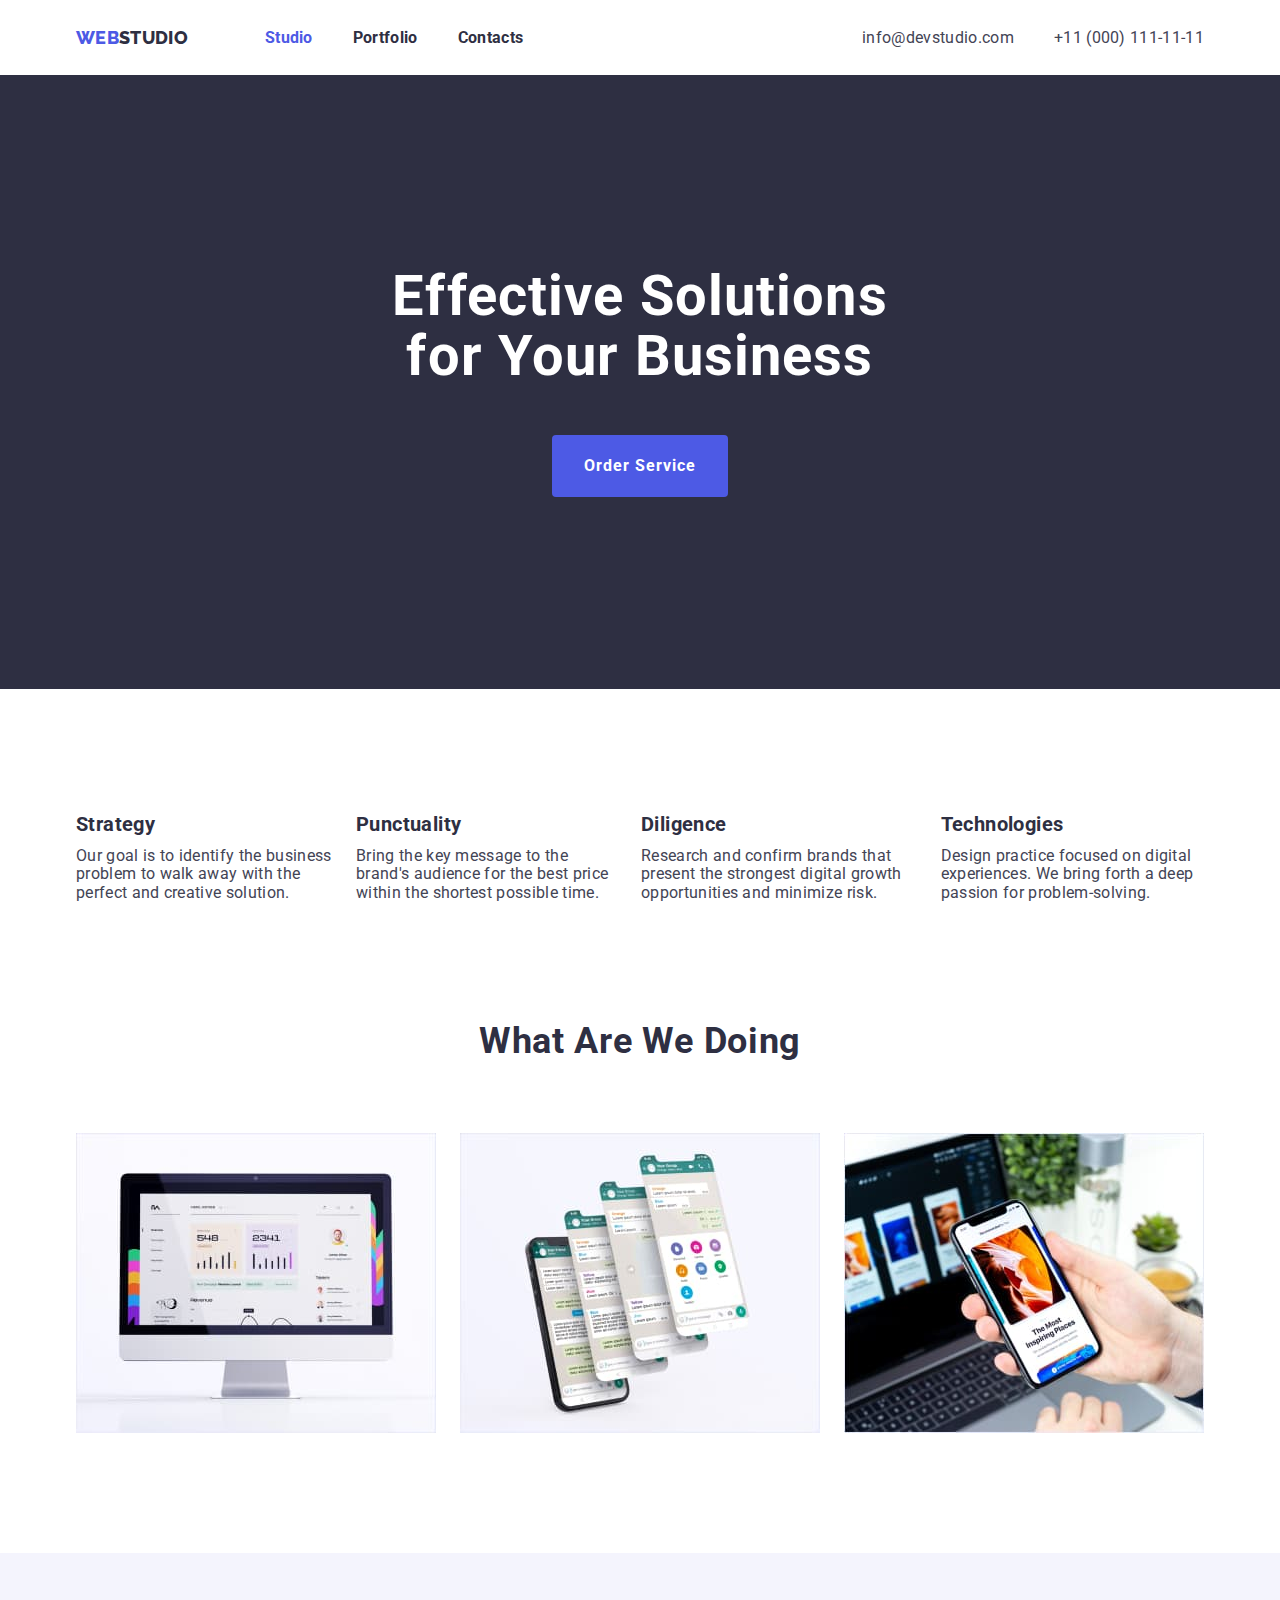
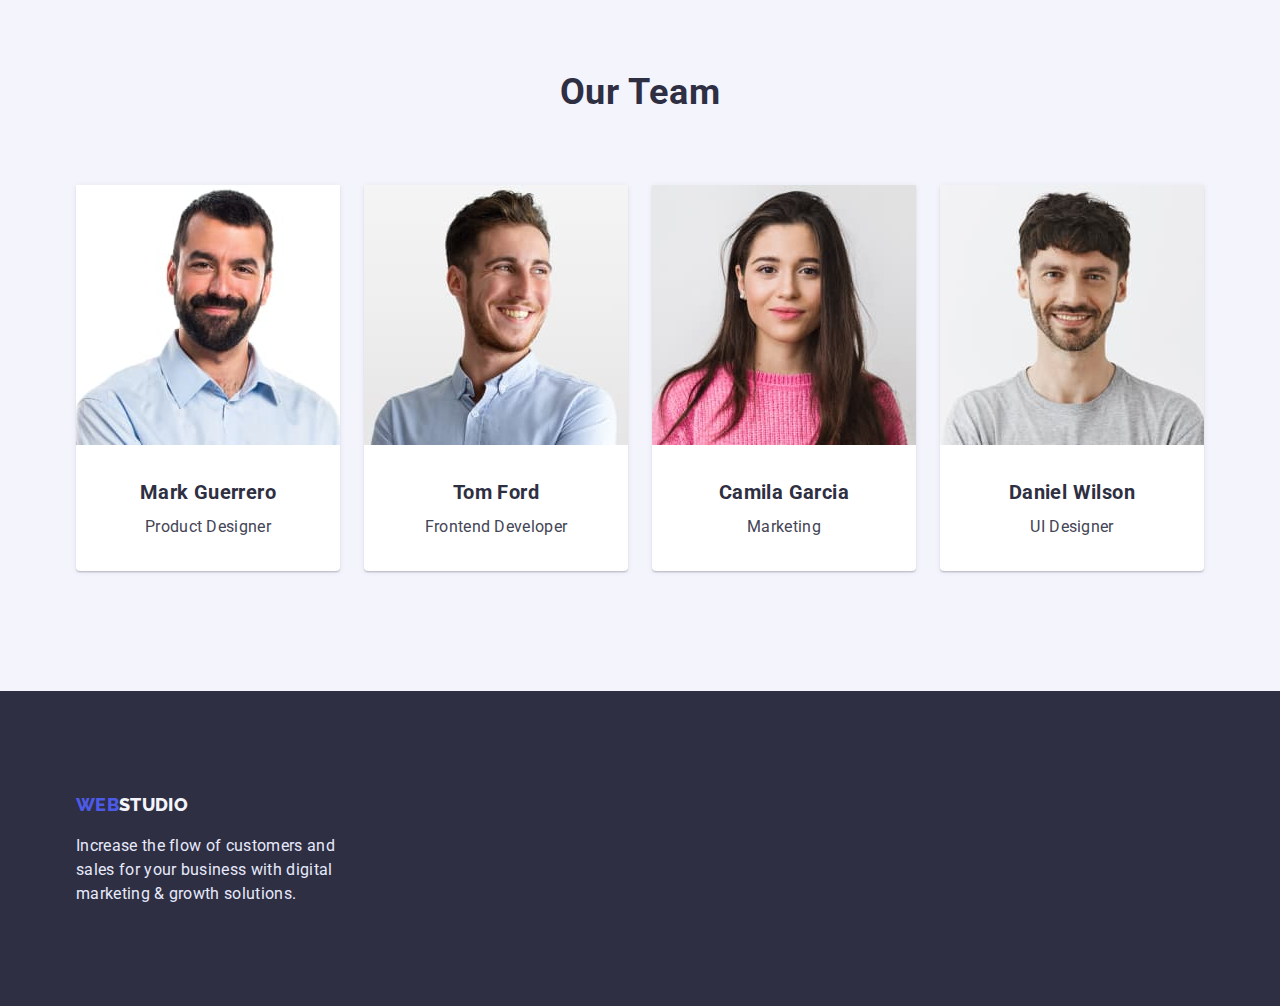
<file: index.html>
<!DOCTYPE html>
<html lang="en">
  <head>
    <meta charset="UTF-8">
    <meta http-equiv="X-UA-Compatible" content="IE=edge">
    <meta name="viewport" content="width=device-width, initial-scale=1.0">
    <title>WebStudio</title>
    <link rel="stylesheet" href="./css/modern-normalize.css">
    <link rel="stylesheet" href="https://cdnjs.cloudflare.com/ajax/libs/modern-normalize/1.1.0/modern-normalize.min.css" integrity="sha512-wpPYUAdjBVSE4KJnH1VR1HeZfpl1ub8YT/NKx4PuQ5NmX2tKuGu6U/JRp5y+Y8XG2tV+wKQpNHVUX03MfMFn9Q==" crossorigin="anonymous" referrerpolicy="no-referrer" />
    <link rel="stylesheet" href="./css/styles.css">
    <link rel="preconnect" href="https://fonts.googleapis.com">
    <link rel="preconnect" href="https://fonts.gstatic.com" crossorigin>
    <link href="https://fonts.googleapis.com/css2?family=Raleway:wght@800&family=Roboto:wght@400;500;700;900&display=swap" rel="stylesheet">
  </head>
  <body>
    <header class="head-main">
      <!-- logo site -->
      <div class="container top-line">
        <a href="./index.html" class="logo"><span class="logoweb">Web</span>Studio</a>
        <!-- navigation -->
      <nav class="nav-list-site">
        <ul class="nav-site" >
          <li class="pages-nav"><a class="link-nav current" href="./index.html">Studio</a></li>
          <li class="pages-nav"><a class="link-nav" href="./portfolio.html">Portfolio</a></li>
          <li class="pages-nav"><a class="link-nav" href="#">Contacts</a></li>
        </ul>
      </nav>
      <ul class="nav-contacts">
        <li class="connection"><a class="contacts mail" href="mailto:info@devstudio.com">info@devstudio.com</a></li>
        <li class="connection"><a class="contacts tel" href="tell:+110001111111">+11 (000) 111-11-11</a></li>
      </ul>
      </div>
    </header>
    <main>
      <!-- button -->
      <section class="hero">
        <div class="container">
          <h1 class="title-but">Effective Solutions for Your Business</h1>
          <button type="button" class="order-button">Order Service</button>
        </div>
      </section>
      <!-- features -->
      <section class="features-list">
        <div class="container">
          <h2 class="visually-hidden">our features</h2>
        <ul class="basic-list-features">
          <li class="text-features">
            <h3 class="subsection-title">Strategy</h3>
            <p>
              Our goal is to identify the business problem to walk away with the
              perfect and creative solution.
            </p>
          </li>
          <li class="text-features">
            <h3 class="subsection-title">Punctuality</h3>
            <p>
              Bring the key message to the brand's audience for the best price
              within the shortest possible time.
            </p>
          </li>
          <li class="text-features">
            <h3 class="subsection-title">Diligence</h3>
            <p>
              Research and confirm brands that present the strongest digital
              growth opportunities and minimize risk.
            </p>
          </li>
          <li class="text-features">
            <h3 class="subsection-title">Technologies</h3>
            <p>
              Design practice focused on digital experiences. We bring forth a
              deep passion for problem-solving.
            </p>
          </li>
        </ul>
        </div>
      </section>
      <section class="doing">
       <div class="container">
        <h2 class="second-title">What are we doing</h2>
        <ul class="samples">
          <li class="item-samples">
            <img 
            src="./images/comp.jpg" 
            alt="comp" 
            width="360" 
            height="300" 
            />
          </li>
          <li class="item-samples">
            <img
              src="./images/teleph.jpg"
              alt="telephone"
              width="360"
              height="300"
            />
          </li>
          <li class="item-samples">
            <img
              src="./images/telcomp.jpg"
              alt="computer and telephone"
              width="360"
              height="300"
            />
          </li>
        </ul>
       </div>
      </section>
      <section class="team">
        <div class="container">
          <h2 class="second-title">Our Team</h2>
        <ul class="our-team">
          <li class="member">
            <img
              src="./images/mark.jpg"
              alt="Mark Guerrero"
              width="264"
              height="260"
            />
            <div class="container-member">
              <h3 class="subsection-title team-name">Mark Guerrero</h3>
              <p class="our-work team-name">Product Designer</p>
            </div>
          </li>
          <li class="member">
            <img
              src="./images/tom.jpg"
              alt="Tom Ford"
              width="264"
              height="260"
            />
            <div class="container-member">
              <h3 class="subsection-title team-name">Tom Ford</h3>
              <p class="our-work team-name">Frontend Developer</p>
            </div>
          </li>
          <li class="member">
            <img
              src="./images/camila.jpg"
              alt="Camila Garcia"
              width="264"
              height="260"
            />
            <div class="container-member">
              <h3 class="subsection-title team-name">Camila Garcia</h3>
              <p class="our-work team-name">Marketing</p>
            </div>
          </li>
          <li class="member">
            <img
              src="./images/daniel.jpg"
              alt="Daniel Wilson"
              width="264"
              height="260"
            />
            <div class="container-member">
              <h3 class="subsection-title team-name">Daniel Wilson</h3>
              <p class="our-work team-name">UI Designer</p>
            </div>
          </li>
        </ul>
        </div>
      </section>
    </main>
    <footer class="footer">
      <div class="container footer-container">
        <a href="./index.html" class="logo-footer"><span class="logo-back">Web</span>Studio</a>
        <p class="down">
          Increase the flow of customers and sales for your business with digital
          marketing & growth solutions.
        </p></div>
    </footer>
  </body>
</html>
</file>
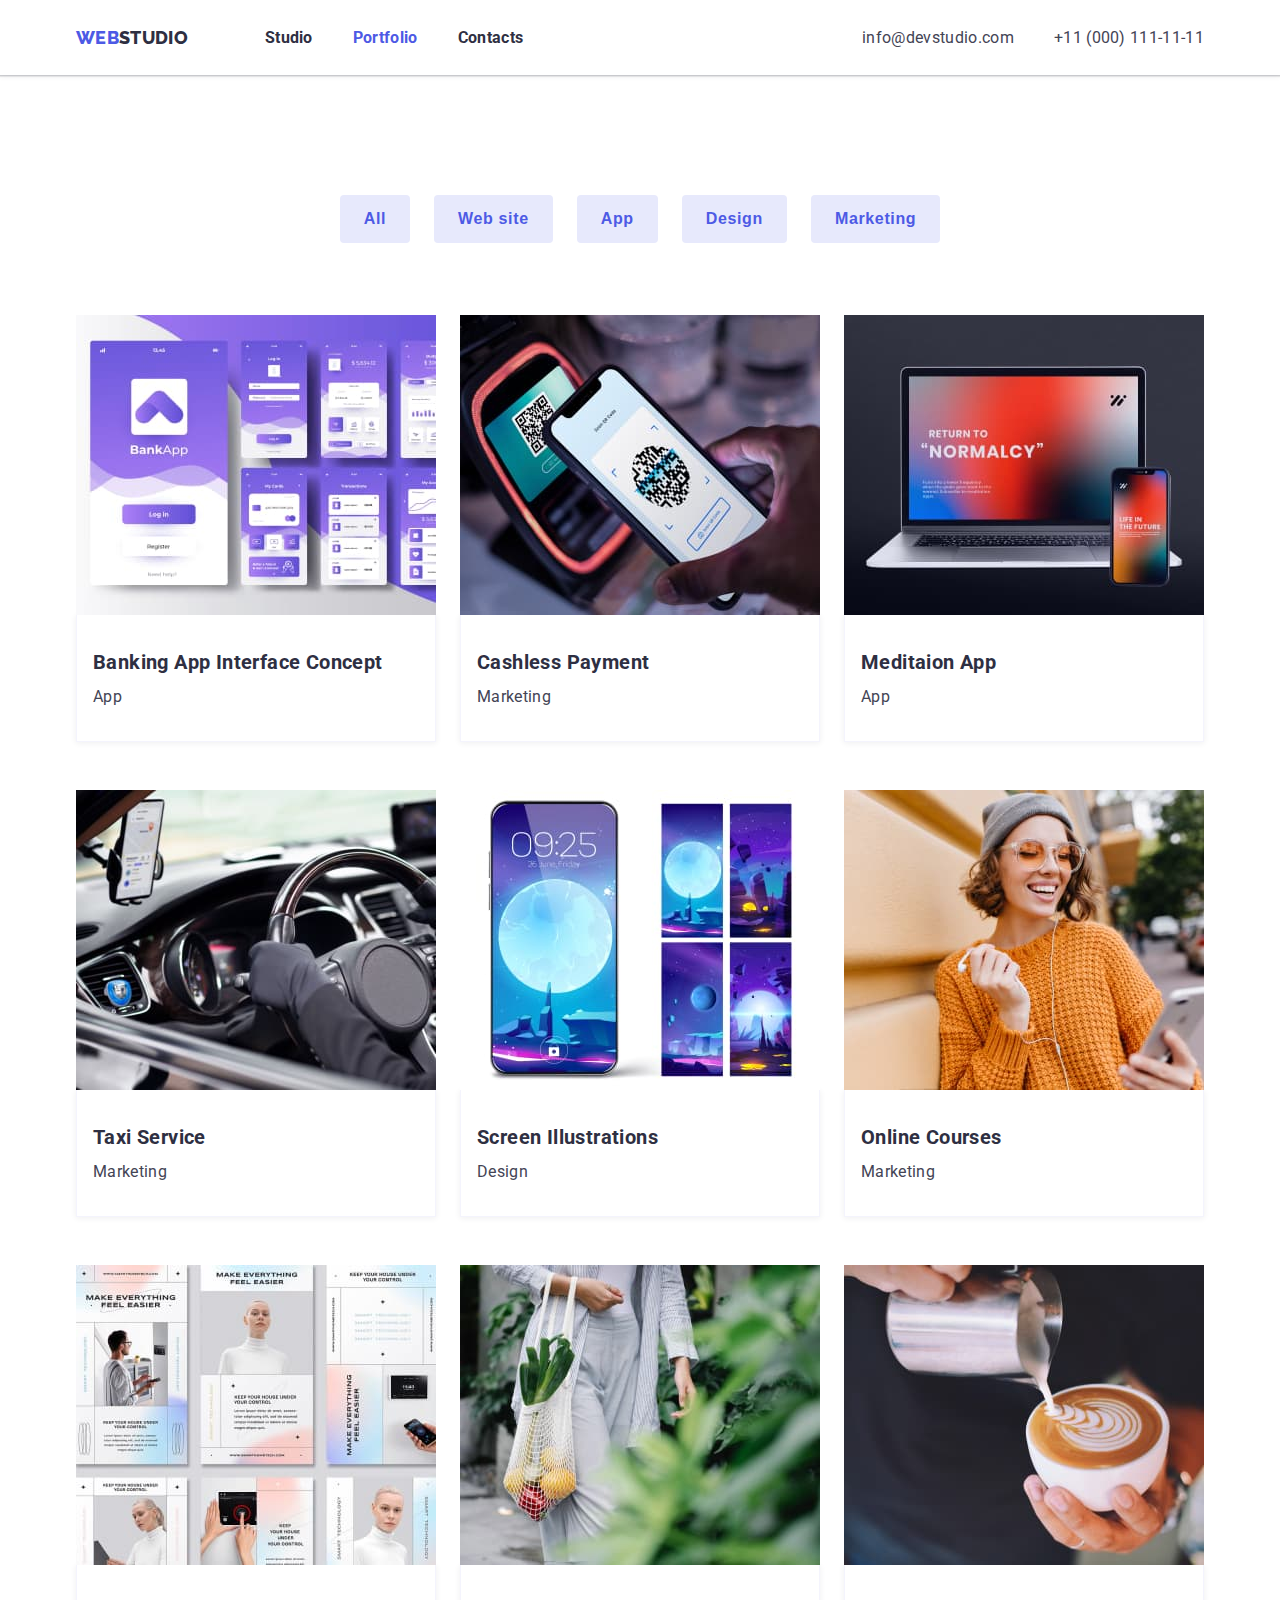
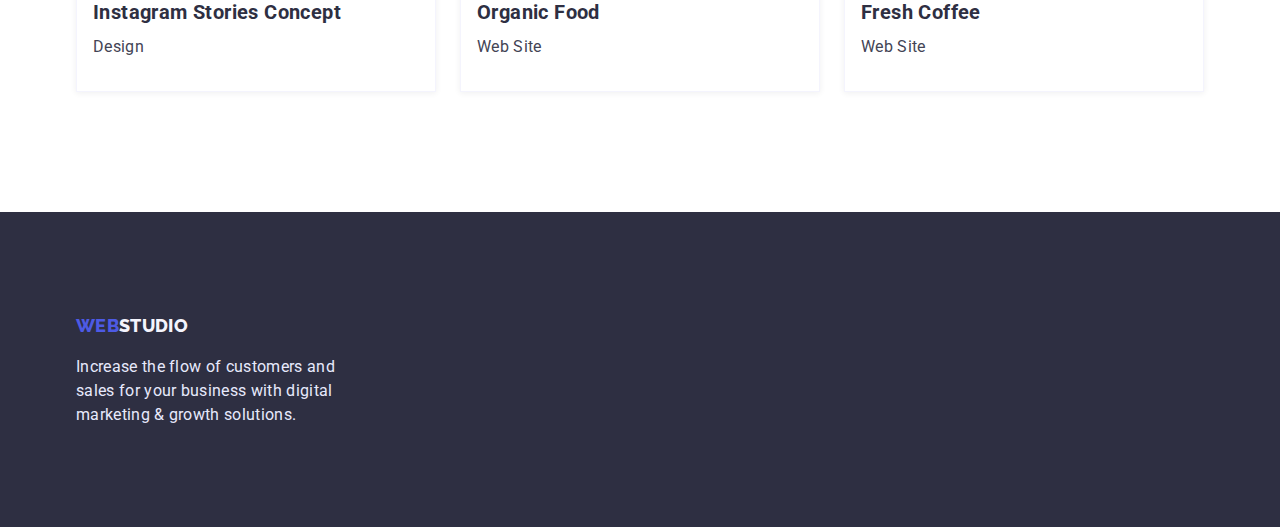
<file: portfolio.html>
<!DOCTYPE html>
<html lang="en">
  <head>
    <meta charset="UTF-8" />
    <meta http-equiv="X-UA-Compatible" content="IE=edge" />
    <meta name="viewport" content="width=device-width, initial-scale=1.0" />
    <title>Portfolio</title>
    <link rel="stylesheet" href="./css/styles.css" />
    <link rel="preconnect" href="https://fonts.googleapis.com">
    <link rel="preconnect" href="https://fonts.gstatic.com" crossorigin>
    <link href="https://fonts.googleapis.com/css2?family=Raleway:wght@800&family=Roboto:wght@400;500;700;900&display=swap" rel="stylesheet">
  </head>
  <body>
    <header class="head-main">
      <!-- logo site -->
      <div class="container top-line">
        <a href="./index.html" class="logo"><span class="logoweb">Web</span>Studio</a>
        <!-- navigation -->
      <nav class="nav-list-site">
        <ul class="nav-site" >
          <li class="pages-nav"><a class="link-nav" href="./index.html">Studio</a></li>
          <li class="pages-nav"><a class="link-nav current" href="./portfolio.html">Portfolio</a></li>
          <li class="pages-nav"><a class="link-nav" href="#">Contacts</a></li>
        </ul>
      </nav>
      <ul class="nav-contacts">
        <li class="connection"><a class="contacts mail" href="mailto:info@devstudio.com">info@devstudio.com</a></li>
        <li class="connection"><a class="contacts tel" href="tell:+110001111111">+11 (000) 111-11-11</a></li>
      </ul>
      </div>
    </header>
    <main>
      <!-- button and projects-->
      <section class="buttons">
        <div class="container">
          <h1 class="visually-hidden">Portfolio</h1>
          <ul class="button-type">
            <li><button class="portfolio-button" type="button">All</button></li>
            <li><button class="portfolio-button" type="button">Web site</button></li>
            <li><button class="portfolio-button" type="button">App</button></li>
            <li><button class="portfolio-button" type="button">Design</button></li>
            <li><button class="portfolio-button" type="button">Marketing</button></li>
          </ul>
          <ul class="our-services">
            <li class="services item">
              <img src="./images/onephoto.jpg" alt="bankapp" width="360" height="300" />
              <div class="info">
                <h3 class="subsection-title project">Banking App Interface Concept</h3> <p class="name-project">App</p>
              </div>
            </li>
            <li class="services item">
              <img src="./images/twophoto.jpg" alt="telephone pay" width="360" height="300" />
              <div class="info">
                <h3 class="subsection-title project">Cashless Payment</h3> <p class="name-project">Marketing</p>
              </div>
            </li>
            <li class="services item">
              <img src="./images/threephoto.jpg" alt="notebook + phone" width="360" height="300" />
              <div class="info">
                <h3 class="subsection-title project">Meditaion App</h3> <p class="name-project">App</p>
              </div>
            </li>
            <li class="services item">
              <img src="./images/fourphoto.jpg" alt="steering wheel" width="360" height="300" />
              <div class="info">
                <h3 class="subsection-title project">Taxi Service</h3> <p class="name-project">Marketing</p>
              </div>
            </li>
            <li class="services item">
              <img src="./images/fivephoto.jpg" alt="phone" width="360" height="300" />
              <div class="info">
                <h3 class="subsection-title project">Screen Illustrations</h3> <p class="name-project">Design</p>
              </div>
            </li>
            <li class="services item">
              <img src="./images/sixphoto.jpg" alt="young woman" width="360" height="300" />
              <div class="info">
                <h3 class="subsection-title project">Online Courses</h3> <p class="name-project">Marketing</p>
              </div>
            </li>
            <li class="services item">
              <img src="./images/sevenphoto.jpg" alt="make everything feel easier" width="360" height="300" />
              <div class="info">
                <h3 class="subsection-title project">Instagram Stories Concept</h3> <p class="name-project">Design</p>
              </div>
            </li>
            <li class="services item">
              <img src="./images/ninephoto.jpg" alt="girl and food" width="360" height="300" />
              <div class="info">
                <h3 class="subsection-title project">Organic Food</h3> <p class="name-project">Web Site</p>
              </div>
            </li>
            <li class="services item">
              <img src="./images/eightphoto.jpg" alt="coffee" width="360" height="300" />
              <div class="info">
                <h3 class="subsection-title project">Fresh Coffee</h3> <p class="name-project">Web Site</p>
              </div>
            </li>
          </ul>
        </div>
      </section>
    </main>
    <footer class="footer">
      <div class="container footer-container">
        <a href="./index.html" class="logo-footer"><span class="logo-back">Web</span>Studio</a>
        <p class="down">
          Increase the flow of customers and sales for your business with digital
          marketing & growth solutions.
        </p></div>
    </footer>
  </body>
</html>
</file>
<file: css/styles.css>
:root {
  --main-text-color: #2E2F42;
  --secondary-text-color: #ffffff;
  --ouwer-text-color: #434455;
  --acent-color: #4D5AE5;
  --contener-color: #eeeeee;
  --logo-color-text: #2E2F42;
  --buttons-port-color: #f5f4fa;
  --footer-text-color: rgba(255, 255, 255, 0.6);
  --background-footer-color: #2E2F42;
  --background-section: #F4F4FD;
  --line-color: #ececec;
  --background-color: #ffffff;
  --logo-footer-color-text: #F4F4FD;
  --down-color-text: #E7E9FC;
  --buttom-color: #404BBF;
  --second-buttom-color: #E7E9FC;
  --header-shadow: 0px 2px 1px rgba(46, 47, 66, 0.08),
  0px 1px 1px rgba(46, 47, 66, 0.16), 0px 1px 6px rgba(46, 47, 66, 0.08);
  --sadow-card:0px 1px 6px rgba(46, 47, 66, 0.08), 0px 1px 1px rgba(46, 47, 66, 0.16), 0px 2px 1px rgba(46, 47, 66, 0.08);
}
*{
  box-sizing: border-box;
  margin: 0;
  padding: 0;
} 

h1,
h2,
h3,
p {
  margin: 0;
}

.container {
  width: 1158px;
  padding-left: 15px;
  padding-right: 15px;
  margin-left: auto;
  margin-right: auto;
  align-items: center;
}

img {
  display: block;
  max-width: 100%;
  height: auto;
}

/* prittier links */
ul {
  list-style: none;
}

a {
  text-decoration: none;
  font-style: normal;
}

/* main index */
body {
  background-color: var(--background-color);
  color: var(--main-text-color);
  font-family: 'Roboto', sans-serif;
  font-size: 16px;
  letter-spacing: 0.02em;
}

header{
  box-shadow: var(--header-shadow);
}
/* top line site */
.top-line{
  display: flex;
  align-items: center;
}
/* site logo */
.logo {
  color: var(--logo-color-text);
  font-family: 'Raleway';
  font-weight: 800;
  font-size: 18px;
  line-height: 1.5;
  text-transform: uppercase;
  padding-top: 24px;
  padding-bottom: 24px;
  margin-right: 77px;
}

.logoweb {
  color: var(--acent-color);
}
/* link site */
.nav-list-site{
  display: flex;
  align-items: center;
}

.nav-site{
  display: flex;
  align-items: center;

}
.link-nav {
  color: var(--main-text-color);
  font-weight: 700;
  line-height: 1.5;
  font-size: 16px;
  letter-spacing: 0.02em;
}
.pages-nav:not(:last-child){
  margin-right: 40px;
}
.link-nav:hover,
.link-nav:focus {
  color: var(--acent-color);
}
.nav-site, .link-nav.current {
  color: var(--acent-color);
}
/* contacts */
.nav-contacts{
  margin-left: auto;
  display: flex;
  align-items: center;
}
.connection:not(:last-child) {
  margin-right: 40px;
}
.contacts {
  color: var(--ouwer-text-color);
  line-height: 24px;
  font-size: 16px;
  letter-spacing: 0.02em;
}
.contacts:hover,
.contacts:focus {
  color: var(--acent-color);
}
/* hero */
.hero{
  background-color: var(--background-footer-color);
  padding: 192px 0;
  text-align: center;

}

.title-but {
  max-width: 496px;
  margin: 0 auto 48px auto;
  color: var(--secondary-text-color);
  font-weight: 700;
  font-size: 56px;
  line-height: 1.07;
  text-align: center;
  letter-spacing: 0.02em;
} 
/* button */
.order-button {
  color: var(--background-color);
  background-color: var(--acent-color);
  cursor: pointer;
  font-family: 'Roboto';
  font-weight: 700;
  font-size: 16px;
  line-height: 1.87;
  letter-spacing: 0.06em;
  display: inline-block;
  padding: 16px 32px;
  border-radius: 4px;
  border: none;
  min-width: 106px;
  text-align: center;
}

.order-button:hover,
.order-button:focus {
  background-color: var(--buttom-color);

}
/* our features */
section {
  padding-bottom: 120px;
  padding-top: 120px;
}
.features-list{
  
}
.basic-list-features {
  display: flex;
}
.subsection-title {
  color: var(--main-text-color);
  font-weight: 700;
  font-size: 20px;
  line-height: 1.5; 
  letter-spacing: 0.02em;
  /* margin-top: 32px; */
  margin-bottom: 8px;
}

.visually-hidden {
  position: absolute;
  width: 1px;
  height: 1px;
  margin: -1px;
  border: 0;
  padding: 0;
  
  white-space: nowrap;
  clip-path: inset(100%);
  clip: rect(0 0 0 0);
  overflow: hidden;
}

.text-features {
  color: var(--ouwer-text-color);
  /* line-height: 1.5; */
  letter-spacing: 0.02em;
}
.text-features:not(:last-child){
  margin-right: 24px;
}
/* what are we doing */
.doing{
  padding-top: 0;
}
.second-title {
  margin-bottom: 72px;
  font-weight: 700;
  font-size: 36px;
  line-height: 1.1; 
  text-align: center;
  letter-spacing: 0.02em;
  text-transform: capitalize;
}
.samples{
  display: flex;

}

.item-samples:not(:last-child) {
  margin-right: 24px;

}
/* our team */
.team{
  background-color: var(--background-section);
}
.our-team{
  display: flex;
}
.team-name {
  text-align: center;
}
.member{
  background-color: var(--background-color);
  box-shadow: var(--sadow-card);
  border-radius: 0px 0px 4px 4px;
}
.member:not(:last-child){
  margin-right: 24px;
}
.container-member{
  padding: 32px 0;
}
.our-work {
  color: var(--ouwer-text-color);
  line-height: 1.5;
}
/* portfolio */

/* button portfolio */
.portfolio-button {
  color: var(--acent-color);
  background-color: var(--second-buttom-color);
  font-family: 'Roboto' sans-serif;
  font-weight: 700;
  font-size: 16px;
  line-height: 1.5;
  cursor: pointer;
  align-items: center;
  text-align: center;
  letter-spacing: 0.04em;
  border: 1px transparent;
  border-radius: 4px;
  padding: 12px 24px;
  align-items: center;
  text-align: center;
}
.portfolio-button:not(:last-child){
  margin-right: 72px;
}
.button-type{
  display: flex;
  justify-content: center;
  margin-bottom: 72px;
  gap: 24px;
}

.portfolio-button:hover,
.portfolio-button:focus,
.portfolio-button:active {
  color: var(--background-color);
  background-color: var(--acent-color);
}

/* project portfolio */
/* /* .project {
  color: var(--main-text-color);
  font-weight: 700;
  font-size: 20px;
  line-height: 1.5; 
  letter-spacing: 0.02em;
} */
.name-project {
    margin-top: 8px;
    /* margin-bottom: 32px; */
    line-height: 1.5;
    color: var(--ouwer-text-color)
}
.project{
  margin: 0;
}
.info {
  padding: 32px 16px;
  border: 0.5px solid #f4f4fd;
  border-top: none;
  box-shadow: 0px 1px 6px rgba(46, 47, 66, 0.08);
}
.our-services {
  display: flex;
  flex-wrap: wrap;
  row-gap: 48px;
  column-gap: 24px;

}

/* footer */
.footer {
  background-color: var(--background-footer-color);
  padding: 100px 0;
}
.logo-footer{
  color: var(--logo-footer-color-text);
  font-family: 'Raleway';
  font-style: normal;
  font-weight: 800;
  font-size: 18px;
  line-height: 1.5;
  text-transform: uppercase;
}
.logo-back{
  color: var(--acent-color);
}
/* footer description */
.footer-container{
}
.down{
  color: var(--down-color-text);
  line-height: 1.5;
  margin-top: 16px;
  max-width: 264px;
}
</file>
